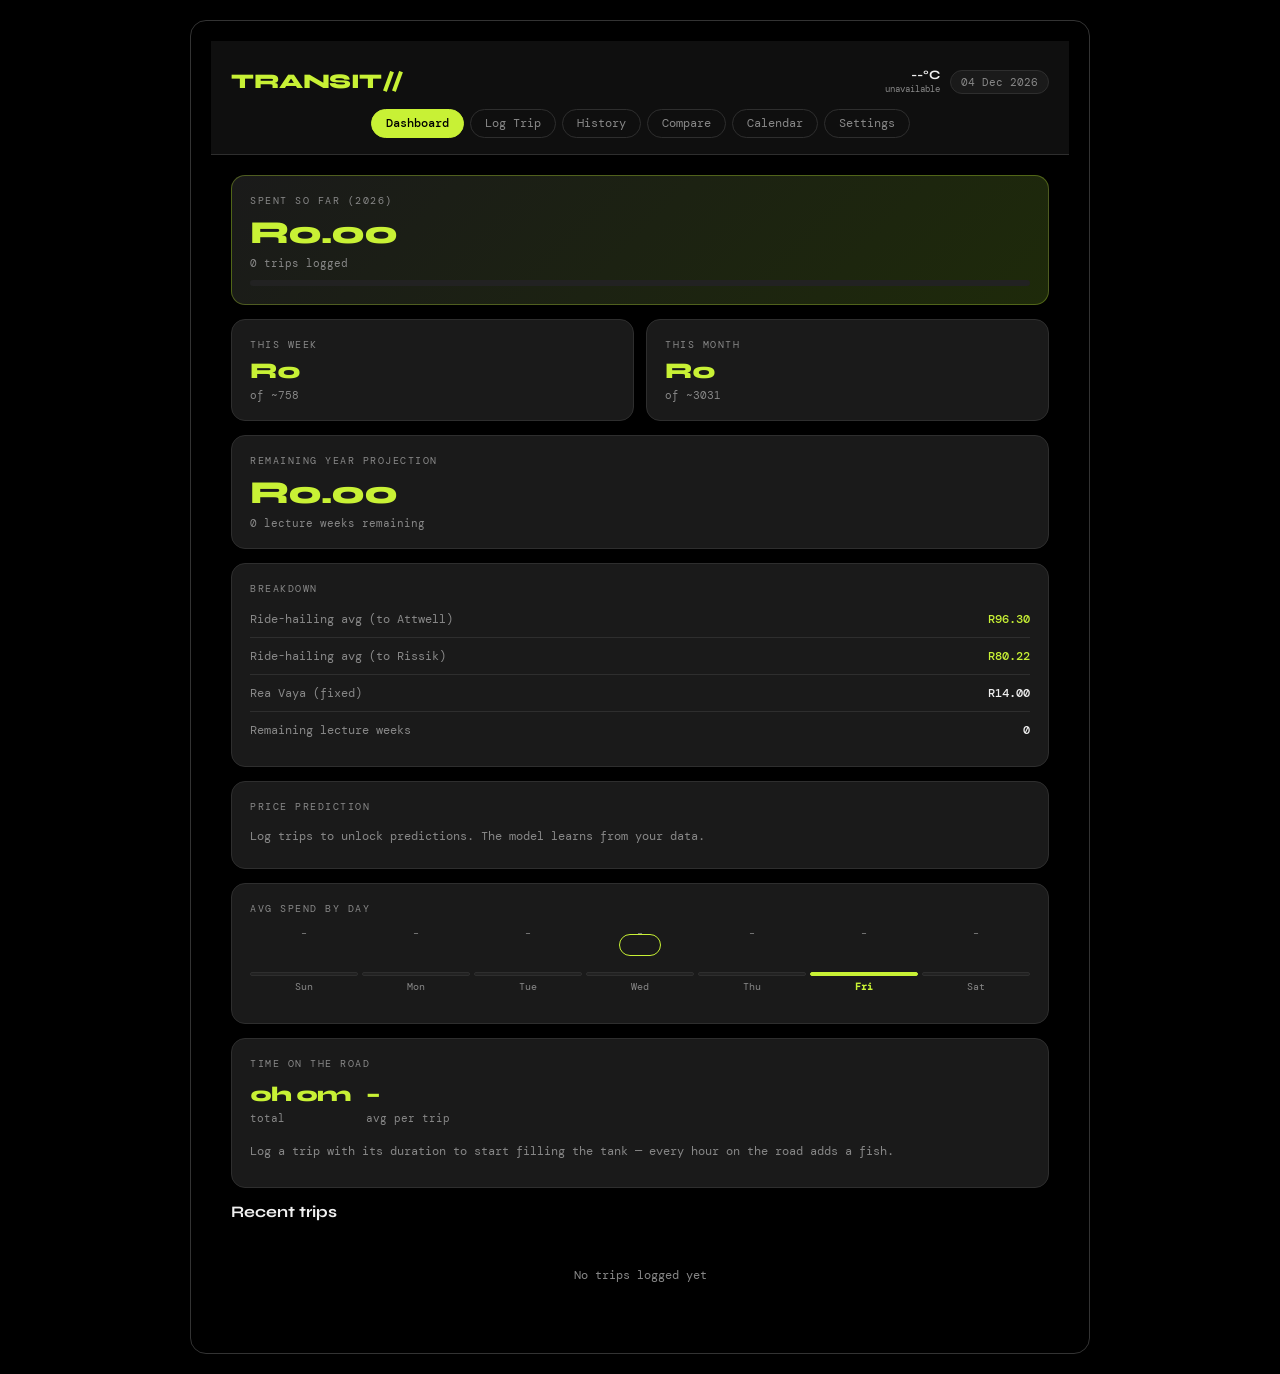
<file: index.html>
<!doctype html>
<!-- saved from url=(0058)file:///C:/Users/kassa/Downloads/transit-tracker-p5_2.html -->
<html lang="en">
  <head>
    <meta http-equiv="Content-Type" content="text/html; charset=UTF-8" />

    <meta name="viewport" content="width=device-width, initial-scale=1.0" />
    <meta name="color-scheme" content="dark" />
    <title>Transit Tracker</title>
    <link rel="manifest" href="#" id="pwa-manifest" />
    <meta name="theme-color" content="#0f0f0f" />
    <meta name="apple-mobile-web-app-capable" content="yes" />
    <meta
      name="apple-mobile-web-app-status-bar-style"
      content="black-translucent"
    />
    <meta name="apple-mobile-web-app-title" content="TRANSIT//" />
    <link rel="stylesheet" href="styles.css" />
  </head>
  <body class="ai-style-change-1">
    <!-- ── PIN LOCK OVERLAY ──────────────────────────────────────────────────── -->
    <div id="pin-overlay" class="hidden">
      <div class="pin-logo">TRANSIT//</div>
      <div class="pin-tagline">Your commute, tracked</div>
      <div class="pin-prompt" id="pin-prompt">Enter PIN</div>
      <div class="pin-dots" id="pin-dots">
        <div class="pin-dot" id="pd0"></div>
        <div class="pin-dot" id="pd1"></div>
        <div class="pin-dot" id="pd2"></div>
        <div class="pin-dot" id="pd3"></div>
      </div>
      <div class="pin-pad">
        <button class="pin-key" onclick="pinKey('1')">1</button>
        <button class="pin-key" onclick="pinKey('2')">2</button>
        <button class="pin-key" onclick="pinKey('3')">3</button>
        <button class="pin-key" onclick="pinKey('4')">4</button>
        <button class="pin-key" onclick="pinKey('5')">5</button>
        <button class="pin-key" onclick="pinKey('6')">6</button>
        <button class="pin-key" onclick="pinKey('7')">7</button>
        <button class="pin-key" onclick="pinKey('8')">8</button>
        <button class="pin-key" onclick="pinKey('9')">9</button>
        <button class="pin-key danger-key" onclick="pinClear()">CLR</button>
        <button class="pin-key" onclick="pinKey('0')">0</button>
        <button class="pin-key accent" onclick="pinBackspace()">⌫</button>
      </div>
      <div class="pin-error-msg" id="pin-error"></div>
      <div class="pin-setup-note" id="pin-setup-note"></div>
      <div class="pin-contact-msg" id="pin-contact-msg"></div>
    </div>

    <div class="header">
      <div class="header-top" style="position: relative">
        <div class="app-title">TRANSIT//</div>
        <div style="display: flex; align-items: center; gap: 10px">
          <div
            id="weather-widget"
            style="
              display: flex;
              align-items: center;
              gap: 8px;
              cursor: pointer;
            "
            onclick="switchTab(&#39;dashboard&#39;)"
            title="Johannesburg weather"
          >
            <div id="weather-icon-wrap">
              <svg width="26" height="26" viewBox="0 0 24 24" fill="none">
                <path
                  d="M6.5 17H18.5C20.4 17 22 15.4 22 13.5C22 11.7 20.6 10.2 18.8 10C18.4 7.7 16.4 6 14 6C11.8 6 10 7.4 9.3 9.3C9.1 9.1 8.8 9 8.5 9C7.1 9 6 10.1 6 11.5C4.3 11.8 3 13.3 3 15C3 16.1 3.7 17 4.7 17H6.5Z"
                  stroke="var(--accent)"
                  stroke-width="1.5"
                  stroke-linecap="round"
                  stroke-linejoin="round"
                ></path>
              </svg>
            </div>
            <div class="weather-corner" style="position: static">
              <div class="weather-temp" id="weather-temp-label">12°C</div>
              <div class="weather-desc" id="weather-desc-label">
                Overcast clouds
              </div>
            </div>
          </div>
          <div class="date-pill" id="headerDate">17 Apr 2026</div>
        </div>
      </div>
      <div
        class="nav-tabs"
        style="
          overflow-x: auto;
          display: flex;
          flex-wrap: nowrap;
          touch-action: pan-x;
        "
      >
        <button class="tab-btn active" onclick="switchTab(&#39;dashboard&#39;)">
          Dashboard
        </button>
        <button class="tab-btn" onclick="switchTab(&#39;log&#39;)">
          Log Trip
        </button>
        <button class="tab-btn" onclick="switchTab(&#39;history&#39;)">
          History
        </button>
        <button class="tab-btn" onclick="switchTab(&#39;compare&#39;)">
          Compare
        </button>
        <button class="tab-btn" onclick="switchTab(&#39;calendar&#39;)">
          Calendar
        </button>
        <button class="tab-btn" onclick="switchTab(&#39;settings&#39;)">
          Settings
        </button>
      </div>
    </div>

    <div class="main ai-style-change-2">
      <!-- DASHBOARD -->
      <div id="tab-dashboard" class="section active">
        <!-- Rain warning (hidden by default) -->
        <div id="rain-warn" class="weather-rain-warn" style="display: none">
          <svg width="18" height="18" viewBox="0 0 24 24" fill="none">
            <path
              d="M20 17.5C20 19.43 18.43 21 16.5 21C14.57 21 13 19.43 13 17.5V17"
              stroke="#35f1c8"
              stroke-width="1.5"
              stroke-linecap="round"
            ></path>
            <path
              d="M6 17.5C6 19.43 4.43 21 2.5 21"
              stroke="#35f1c8"
              stroke-width="1.5"
              stroke-linecap="round"
            ></path>
            <path
              d="M9.5 21C9.5 22.1 8.6 23 7.5 23S5.5 22.1 5.5 21"
              stroke="#35f1c8"
              stroke-width="1.5"
              stroke-linecap="round"
            ></path>
            <path
              d="M12 2C8.5 2 5.5 4.5 5 8C3.3 8.3 2 9.8 2 11.5C2 13.4 3.6 15 5.5 15H18.5C20.4 15 22 13.4 22 11.5C22 9.7 20.6 8.2 18.8 8C18.4 4.7 15.5 2 12 2Z"
              stroke="#35f1c8"
              stroke-width="1.5"
            ></path>
          </svg>
          <div id="rain-warn-text">
            Rain expected — budget for possible surge pricing
          </div>
        </div>

        <div
          class="card ai-style-change-3"
          style="
            background: linear-gradient(135deg, #1a1a1a 0%, #1e2a0a 100%);
            border-color: rgba(200, 241, 53, 0.3);
          "
        >
          <div class="card-label">Spent so far (2026)</div>
          <div class="card-value" id="dash-spent">R0.00</div>
          <div class="card-sub" id="dash-spent-sub">0 trips logged</div>
          <div class="progress-wrap">
            <div
              class="progress-bar"
              id="dash-progress"
              style="width: 0%"
            ></div>
          </div>
        </div>

        <div class="dash-grid">
          <div class="card ai-style-change-4">
            <div class="card-label">This week</div>
            <div class="card-value" id="dash-week">R0</div>
            <div class="card-sub" id="dash-week-sub">
              of ~<span id="dash-week-budget">814</span>
            </div>
          </div>
          <div class="card ai-style-change-5">
            <div class="card-label">This month</div>
            <div class="card-value" id="dash-month">R0</div>
            <div class="card-sub" id="dash-month-sub">
              of ~<span id="dash-month-budget">3256</span>
            </div>
          </div>
        </div>

        <div class="card ai-style-change-6">
          <div class="card-label">Remaining year projection</div>
          <div class="card-value" id="dash-remaining">R0.00</div>
          <div class="card-sub" id="dash-remaining-sub">
            0 lecture weeks remaining
          </div>
        </div>

        <div class="card ai-style-change-7">
          <div class="card-label">Breakdown</div>
          <div class="breakdown-row">
            <span class="breakdown-label">Ride-hailing avg (to Attwell)</span>
            <span class="breakdown-val accent" id="bd-bolt-attwell"
              >R96.30</span
            >
          </div>
          <div class="breakdown-row">
            <span class="breakdown-label">Ride-hailing avg (to Rissik)</span>
            <span class="breakdown-val accent" id="bd-bolt-rissik">R80.22</span>
          </div>
          <div class="breakdown-row">
            <span class="breakdown-label">Rea Vaya (fixed)</span>
            <span class="breakdown-val" id="bd-rv">R14.00</span>
          </div>
          <div class="breakdown-row">
            <span class="breakdown-label">Remaining lecture weeks</span>
            <span class="breakdown-val" id="bd-weeks">0</span>
          </div>
        </div>

        <!-- Price prediction -->
        <div class="card ai-style-change-8" id="predict-card">
          <div class="card-label">Price prediction</div>
          <div id="predict-content" style="margin-top: 10px">
            <div
              style="font-size: 0.72rem; color: var(--muted); padding: 6px 0"
            >
              Log trips to unlock predictions. The model learns from your data.
            </div>
          </div>
        </div>
        <div
          id="dow-grid-card"
          class="card ai-style-change-9"
          style="margin-top: 12px"
        >
          <div class="card-label">Avg spend by day</div>
          <div
            class="day-grid"
            style="
              display: flex;
              gap: 4px;
              margin-top: 12px;
              align-items: flex-end;
            "
          >
            <div
              style="
                display: flex;
                flex-direction: column;
                align-items: center;
                gap: 4px;
                flex: 1;
              "
            >
              <div
                style="font-size:0.62rem;color:var(--muted);font-family:&#39;DM Mono&#39;,monospace"
              >
                –
              </div>
              <div
                style="
                  width: 100%;
                  height: 32px;
                  display: flex;
                  align-items: flex-end;
                "
              >
                <div
                  style="
                    width: 100%;
                    height: 4px;
                    background: var(--surface2);
                    border-radius: 2px;
                    border: 1px solid var(--border);
                  "
                ></div>
              </div>
              <div
                style="
                  font-size: 0.62rem;
                  color: var(--muted);
                  font-weight: 400;
                "
              >
                Sun
              </div>
            </div>
            <div
              style="
                display: flex;
                flex-direction: column;
                align-items: center;
                gap: 4px;
                flex: 1;
              "
            >
              <div
                style="font-size:0.62rem;color:var(--muted);font-family:&#39;DM Mono&#39;,monospace"
              >
                –
              </div>
              <div
                style="
                  width: 100%;
                  height: 32px;
                  display: flex;
                  align-items: flex-end;
                "
              >
                <div
                  style="
                    width: 100%;
                    height: 4px;
                    background: var(--surface2);
                    border-radius: 2px;
                    border: 1px solid var(--border);
                  "
                ></div>
              </div>
              <div
                style="
                  font-size: 0.62rem;
                  color: var(--muted);
                  font-weight: 400;
                "
              >
                Mon
              </div>
            </div>
            <div
              style="
                display: flex;
                flex-direction: column;
                align-items: center;
                gap: 4px;
                flex: 1;
              "
            >
              <div
                style="font-size:0.62rem;color:var(--muted);font-family:&#39;DM Mono&#39;,monospace"
              >
                –
              </div>
              <div
                style="
                  width: 100%;
                  height: 32px;
                  display: flex;
                  align-items: flex-end;
                "
              >
                <div
                  style="
                    width: 100%;
                    height: 4px;
                    background: var(--surface2);
                    border-radius: 2px;
                    border: 1px solid var(--border);
                  "
                ></div>
              </div>
              <div
                style="
                  font-size: 0.62rem;
                  color: var(--muted);
                  font-weight: 400;
                "
              >
                Tue
              </div>
            </div>
            <div
              style="
                display: flex;
                flex-direction: column;
                align-items: center;
                gap: 4px;
                flex: 1;
              "
            >
              <div
                style="font-size:0.62rem;color:var(--muted);font-family:&#39;DM Mono&#39;,monospace"
              >
                –
              </div>
              <div
                style="
                  width: 100%;
                  height: 32px;
                  display: flex;
                  align-items: flex-end;
                "
              >
                <div
                  style="
                    width: 100%;
                    height: 4px;
                    background: var(--surface2);
                    border-radius: 2px;
                    border: 1px solid var(--border);
                  "
                ></div>
              </div>
              <div
                style="
                  font-size: 0.62rem;
                  color: var(--muted);
                  font-weight: 400;
                "
              >
                Wed
              </div>
            </div>
            <div
              style="
                display: flex;
                flex-direction: column;
                align-items: center;
                gap: 4px;
                flex: 1;
              "
            >
              <div
                style="font-size:0.62rem;color:var(--muted);font-family:&#39;DM Mono&#39;,monospace"
              >
                –
              </div>
              <div
                style="
                  width: 100%;
                  height: 32px;
                  display: flex;
                  align-items: flex-end;
                "
              >
                <div
                  style="
                    width: 100%;
                    height: 4px;
                    background: var(--surface2);
                    border-radius: 2px;
                    border: 1px solid var(--border);
                  "
                ></div>
              </div>
              <div
                style="
                  font-size: 0.62rem;
                  color: var(--muted);
                  font-weight: 400;
                "
              >
                Thu
              </div>
            </div>
            <div
              style="
                display: flex;
                flex-direction: column;
                align-items: center;
                gap: 4px;
                flex: 1;
              "
            >
              <div
                style="font-size:0.62rem;color:var(--muted);font-family:&#39;DM Mono&#39;,monospace"
              >
                –
              </div>
              <div
                style="
                  width: 100%;
                  height: 32px;
                  display: flex;
                  align-items: flex-end;
                "
              >
                <div
                  style="
                    width: 100%;
                    height: 4px;
                    background: var(--accent);
                    border-radius: 2px;
                    border: 1px solid var(--accent);
                  "
                ></div>
              </div>
              <div
                style="
                  font-size: 0.62rem;
                  color: var(--accent);
                  font-weight: 600;
                "
              >
                Fri
              </div>
            </div>
            <div
              style="
                display: flex;
                flex-direction: column;
                align-items: center;
                gap: 4px;
                flex: 1;
              "
            >
              <div
                style="font-size:0.62rem;color:var(--muted);font-family:&#39;DM Mono&#39;,monospace"
              >
                –
              </div>
              <div
                style="
                  width: 100%;
                  height: 32px;
                  display: flex;
                  align-items: flex-end;
                "
              >
                <div
                  style="
                    width: 100%;
                    height: 4px;
                    background: var(--surface2);
                    border-radius: 2px;
                    border: 1px solid var(--border);
                  "
                ></div>
              </div>
              <div
                style="
                  font-size: 0.62rem;
                  color: var(--muted);
                  font-weight: 400;
                "
              >
                Sat
              </div>
            </div>
          </div>
        </div>

        <div
          class="card ai-style-change-10"
          id="time-road-card"
          style="display: none"
        >
          <div class="card-label">Time on the road</div>
          <div style="margin-top: 12px; display: flex; gap: 16px">
            <div>
              <div class="card-value" id="tor-total" style="font-size: 1.3rem">
                0h 0m
              </div>
              <div class="card-sub">total</div>
            </div>
            <div>
              <div class="card-value" id="tor-avg" style="font-size: 1.3rem">
                –
              </div>
              <div class="card-sub">avg per trip</div>
            </div>
          </div>
          <div
            id="tor-fun"
            style="
              margin-top: 12px;
              font-size: 0.72rem;
              color: var(--muted);
              min-height: 32px;
              line-height: 1.5;
            "
          ></div>
        </div>

        <div class="section-title" style="margin-top: 8px">Recent trips</div>
        <div id="dash-recent">
          <div class="empty-state">No trips logged yet</div>
        </div>
      </div>

      <!-- LOG TRIP -->
      <div id="tab-log" class="section">
        <div class="section-title">Log a trip</div>

        <div class="card ai-style-change-11">
          <div class="form-group">
            <label class="form-label">Date</label>
            <div class="cpicker-wrap" id="wrap-log-date">
              <div
                class="cpicker-display"
                onclick="openDatePicker('log-date')"
                id="disp-log-date"
              >
                <span id="label-log-date">Select date</span
                ><span class="cpicker-icon">▼</span>
              </div>
              <div class="cpicker-panel" id="panel-log-date"></div>
            </div>
            <input type="hidden" id="log-date" />
          </div>
          <div class="form-group">
            <label class="form-label">Time ordered</label>
            <div class="cpicker-wrap" id="wrap-log-time">
              <div
                class="cpicker-display"
                onclick="openTimePicker('log-time')"
                id="disp-log-time"
              >
                <span id="label-log-time">Select time</span
                ><span class="cpicker-icon">▼</span>
              </div>
              <div class="cpicker-panel" id="panel-log-time"></div>
            </div>
            <input type="hidden" id="log-time" />
          </div>
          <div class="form-group">
            <label class="form-label">Route</label>
            <div class="chip-group" id="log-route-chips">
              <button
                class="chip selected"
                onclick="selectChip(this,&#39;log-route-chips&#39;);updateLogHint()"
              >
                Attwell → Rissik
              </button>
              <button
                class="chip"
                onclick="selectChip(this,&#39;log-route-chips&#39;);updateLogHint()"
              >
                Rissik → Attwell
              </button>
              <button
                class="chip"
                onclick="selectChip(this,&#39;log-route-chips&#39;);updateLogHint()"
              >
                Attwell → University
              </button>
              <button
                class="chip"
                onclick="selectChip(this,&#39;log-route-chips&#39;);updateLogHint()"
              >
                University → Attwell
              </button>
            </div>
          </div>
          <div class="form-group">
            <label class="form-label">Mode of transport</label>
            <div class="chip-group" id="log-mode-chips">
              <button
                class="chip selected"
                onclick="selectChip(this,&#39;log-mode-chips&#39;);toggleAppField()"
              >
                Bolt
              </button>
              <button
                class="chip"
                onclick="selectChip(this,&#39;log-mode-chips&#39;);toggleAppField()"
              >
                Rea Vaya
              </button>
              <button
                class="chip"
                onclick="selectChip(this,&#39;log-mode-chips&#39;);toggleAppField()"
              >
                Uber
              </button>
              <button
                class="chip"
                onclick="selectChip(this,&#39;log-mode-chips&#39;);toggleAppField()"
              >
                InDrive
              </button>
            </div>
          </div>
          <div class="form-group" id="log-price-field">
            <label class="form-label">Amount paid (R)</label>
            <input
              type="number"
              id="log-price"
              placeholder="0.00"
              step="0.01"
              min="0"
            />
            <div
              id="log-price-hint"
              style="
                font-size: 0.7rem;
                color: var(--muted);
                margin-top: 6px;
                min-height: 16px;
              "
            ></div>
          </div>
          <div class="form-group">
            <label class="form-label">Notes (optional)</label>
            <input
              type="text"
              id="log-notes"
              placeholder="e.g. raining, surge pricing..."
            />
          </div>
          <div class="form-group">
            <label class="form-label">Trip duration (optional)</label>
            <input
              type="number"
              id="log-duration"
              placeholder="minutes"
              min="1"
              max="300"
              step="1"
            />
          </div>

          <div style="margin-bottom: 14px">
            <button
              type="button"
              class="btn btn-secondary"
              style="font-size: 0.72rem; padding: 8px 14px; width: auto"
              onclick="toggleQuotes()"
            >
              + Add other app quotes
            </button>
            <div
              id="quotes-panel"
              style="
                display: none;
                margin-top: 12px;
                padding: 12px;
                background: var(--surface2);
                border-radius: 10px;
                border: 1px solid var(--border);
              "
            >
              <p
                style="
                  font-size: 0.68rem;
                  color: var(--muted);
                  margin-bottom: 10px;
                "
              >
                What did the other apps quote at the same time?
              </p>
              <div class="input-row">
                <div>
                  <label class="form-label">Bolt quote (R)</label>
                  <input
                    type="number"
                    id="quote-bolt"
                    placeholder="0.00"
                    step="0.01"
                    min="0"
                  />
                </div>
                <div>
                  <label class="form-label">Uber quote (R)</label>
                  <input
                    type="number"
                    id="quote-uber"
                    placeholder="0.00"
                    step="0.01"
                    min="0"
                  />
                </div>
              </div>
              <div style="margin-top: 10px">
                <label class="form-label">InDrive quote (R)</label>
                <input
                  type="number"
                  id="quote-indrive"
                  placeholder="0.00"
                  step="0.01"
                  min="0"
                />
              </div>
            </div>
          </div>
          <button class="btn btn-primary" onclick="logTrip()">Save trip</button>
        </div>

        <div class="section-title">Check a price</div>
        <div class="card ai-style-change-12">
          <p
            style="font-size: 0.75rem; color: var(--muted); margin-bottom: 12px"
          >
            Seen a price but not taking the ride? Log it to train predictions.
          </p>
          <div class="form-group">
            <label class="form-label">Date</label>
            <div class="cpicker-wrap" id="wrap-qc-date">
              <div
                class="cpicker-display"
                onclick="openDatePicker('qc-date')"
                id="disp-qc-date"
              >
                <span id="label-qc-date">Select date</span
                ><span class="cpicker-icon">▼</span>
              </div>
              <div class="cpicker-panel" id="panel-qc-date"></div>
            </div>
            <input type="hidden" id="qc-date" />
          </div>
          <div class="form-group">
            <label class="form-label">Time checked</label>
            <div class="cpicker-wrap" id="wrap-qc-time">
              <div
                class="cpicker-display"
                onclick="openTimePicker('qc-time')"
                id="disp-qc-time"
              >
                <span id="label-qc-time">Select time</span
                ><span class="cpicker-icon">▼</span>
              </div>
              <div class="cpicker-panel" id="panel-qc-time"></div>
            </div>
            <input type="hidden" id="qc-time" />
          </div>
          <div class="form-group">
            <label class="form-label">Route</label>
            <div class="chip-group" id="qc-route-chips">
              <button
                class="chip selected"
                onclick="selectChip(this,&#39;qc-route-chips&#39;)"
              >
                Attwell → Rissik
              </button>
              <button
                class="chip"
                onclick="selectChip(this,&#39;qc-route-chips&#39;)"
              >
                Rissik → Attwell
              </button>
              <button
                class="chip"
                onclick="selectChip(this,&#39;qc-route-chips&#39;)"
              >
                Attwell → University
              </button>
              <button
                class="chip"
                onclick="selectChip(this,&#39;qc-route-chips&#39;)"
              >
                University → Attwell
              </button>
            </div>
          </div>
          <div class="form-group">
            <label class="form-label">App</label>
            <div class="chip-group" id="qc-mode-chips">
              <button
                class="chip selected"
                onclick="selectChip(this,&#39;qc-mode-chips&#39;)"
              >
                Bolt
              </button>
              <button
                class="chip"
                onclick="selectChip(this,&#39;qc-mode-chips&#39;)"
              >
                Uber
              </button>
              <button
                class="chip"
                onclick="selectChip(this,&#39;qc-mode-chips&#39;)"
              >
                InDrive
              </button>
            </div>
          </div>
          <div class="form-group">
            <label class="form-label">Price shown (R)</label>
            <input
              type="number"
              id="qc-price"
              placeholder="0.00"
              step="0.01"
              min="0"
            />
          </div>
          <button class="btn btn-secondary" onclick="logPriceCheck()">
            Save price check
          </button>
        </div>

        <div class="section-title">Something different today?</div>
        <div class="card ai-style-change-13">
          <p
            style="font-size: 0.75rem; color: var(--muted); margin-bottom: 12px"
          >
            Mark if you didn't use a mode on a scheduled day
          </p>
          <div class="form-group">
            <label class="form-label">Date</label>
            <div class="cpicker-wrap" id="wrap-skip-date">
              <div
                class="cpicker-display"
                onclick="openDatePicker('skip-date')"
                id="disp-skip-date"
              >
                <span id="label-skip-date">Select date</span
                ><span class="cpicker-icon">▼</span>
              </div>
              <div class="cpicker-panel" id="panel-skip-date"></div>
            </div>
            <input type="hidden" id="skip-date" />
          </div>
          <div class="form-group">
            <label class="form-label">Mode skipped</label>
            <div class="chip-group" id="skip-mode-chips">
              <button
                class="chip selected"
                onclick="selectChip(this,&#39;skip-mode-chips&#39;)"
              >
                Bolt
              </button>
              <button
                class="chip"
                onclick="selectChip(this,&#39;skip-mode-chips&#39;)"
              >
                Rea Vaya
              </button>
              <button
                class="chip"
                onclick="selectChip(this,&#39;skip-mode-chips&#39;)"
              >
                Both
              </button>
            </div>
          </div>
          <button class="btn btn-secondary" onclick="logSkip()">
            Mark as skipped
          </button>
        </div>
      </div>

      <!-- COMPARE -->
      <div id="tab-compare" class="section">
        <div class="section-title">App comparison</div>
        <div class="section-subtitle">Based on quotes logged at trip time</div>

        <div
          id="compare-no-data"
          class="empty-state"
          style="display: block; padding: 40px 0px"
        >
          <div style="font-size: 1.5rem; margin-bottom: 10px">📊</div>
          No quote data yet. When logging a trip, tap<br />"+ Add other app
          quotes" to start comparing.
        </div>

        <div id="compare-content" style="display: none">
          <!-- Win rate -->
          <div class="card ai-style-change-14">
            <div class="card-label">Cheapest app — win rate</div>
            <div id="compare-winrate" style="margin-top: 10px"></div>
          </div>

          <!-- Savings summary -->
          <div
            class="card ai-style-change-15"
            style="
              background: linear-gradient(135deg, #1a1a1a 0%, #0a2a1e 100%);
              border-color: rgba(53, 241, 200, 0.3);
            "
          >
            <div class="card-label">Potential savings</div>
            <div
              class="card-value"
              id="compare-savings"
              style="color: var(--accent2)"
            >
              R0.00
            </div>
            <div class="card-sub" id="compare-savings-sub">
              if you'd always taken the cheapest app
            </div>
          </div>

          <!-- Per-route breakdown -->
          <div class="section-title" style="margin-top: 4px">
            Avg price by app &amp; route
          </div>
          <div id="compare-routes"></div>

          <!-- Price trend graphs -->
          <div class="section-title" style="margin-top: 4px">
            Price over time
          </div>
          <div id="compare-graphs"></div>

          <!-- Today's price curve -->
          <div class="section-title" style="margin-top: 4px">
            Today's price curve
          </div>
          <div id="compare-today"></div>

          <!-- Quote log -->
          <div class="section-title" style="margin-top: 4px">Quote history</div>
          <div id="compare-log"></div>
        </div>
      </div>

      <!-- HISTORY -->
      <div id="tab-history" class="section">
        <div class="section-title">Trip history</div>
        <div class="form-group">
          <select id="history-filter" onchange="renderHistory()">
            <option value="all">All trips</option>
            <option value="Bolt">Bolt only</option>
            <option value="Rea Vaya">Rea Vaya only</option>
            <option value="Uber">Uber only</option>
            <option value="InDrive">InDrive only</option>
          </select>
        </div>
        <div id="history-list">
          <div class="empty-state">No trips found</div>
        </div>
      </div>

      <!-- CALENDAR -->
      <div id="tab-calendar" class="section">
        <div class="section-title">School calendar</div>
        <div class="section-subtitle">
          Tap a day to toggle school/off. Pre-loaded from UJ 2026 calendar.
        </div>

        <div class="cal-legend">
          <div class="legend-item">
            <div
              class="legend-dot"
              style="background: rgba(200, 241, 53, 0.5)"
            ></div>
            School day
          </div>
          <div class="legend-item">
            <div
              class="legend-dot"
              style="background: rgba(255, 77, 77, 0.5)"
            ></div>
            Holiday/off
          </div>
          <div class="legend-item">
            <div
              class="legend-dot"
              style="background: rgba(136, 136, 136, 0.3)"
            ></div>
            Recess
          </div>
          <div class="legend-item">
            <div
              class="legend-dot"
              style="background: rgba(53, 241, 200, 0.5)"
            ></div>
            Today
          </div>
        </div>

        <div style="margin-top: 14px">
          <div class="month-nav">
            <button class="month-nav-btn" onclick="changeCalMonth(-1)">
              ‹
            </button>
            <div class="month-nav-title" id="cal-month-title">Apr 2026</div>
            <button class="month-nav-btn" onclick="changeCalMonth(1)">›</button>
          </div>
          <div class="cal-grid" id="cal-grid">
            <div class="cal-header">M</div>
            <div class="cal-header">T</div>
            <div class="cal-header">W</div>
            <div class="cal-header">T</div>
            <div class="cal-header">F</div>
            <div class="cal-header">S</div>
            <div class="cal-header">S</div>
            <div class="cal-day other-month"></div>
            <div class="cal-day other-month"></div>
            <div
              class="cal-day recess"
              onclick="toggleCalDay(&#39;2026-04-01&#39;)"
            >
              1
            </div>
            <div
              class="cal-day recess"
              onclick="toggleCalDay(&#39;2026-04-02&#39;)"
            >
              2
            </div>
            <div
              class="cal-day recess"
              onclick="toggleCalDay(&#39;2026-04-03&#39;)"
            >
              3
            </div>
            <div
              class="cal-day recess"
              onclick="toggleCalDay(&#39;2026-04-04&#39;)"
            >
              4
            </div>
            <div
              class="cal-day recess"
              onclick="toggleCalDay(&#39;2026-04-05&#39;)"
            >
              5
            </div>
            <div
              class="cal-day school"
              onclick="toggleCalDay(&#39;2026-04-06&#39;)"
            >
              6
            </div>
            <div
              class="cal-day school"
              onclick="toggleCalDay(&#39;2026-04-07&#39;)"
            >
              7
            </div>
            <div
              class="cal-day school"
              onclick="toggleCalDay(&#39;2026-04-08&#39;)"
            >
              8
            </div>
            <div
              class="cal-day school"
              onclick="toggleCalDay(&#39;2026-04-09&#39;)"
            >
              9
            </div>
            <div
              class="cal-day school"
              onclick="toggleCalDay(&#39;2026-04-10&#39;)"
            >
              10
            </div>
            <div class="cal-day" onclick="toggleCalDay(&#39;2026-04-11&#39;)">
              11
            </div>
            <div class="cal-day" onclick="toggleCalDay(&#39;2026-04-12&#39;)">
              12
            </div>
            <div
              class="cal-day school"
              onclick="toggleCalDay(&#39;2026-04-13&#39;)"
            >
              13
            </div>
            <div
              class="cal-day today school"
              onclick="toggleCalDay(&#39;2026-04-14&#39;)"
            >
              14
            </div>
            <div
              class="cal-day school"
              onclick="toggleCalDay(&#39;2026-04-15&#39;)"
            >
              15
            </div>
            <div
              class="cal-day school"
              onclick="toggleCalDay(&#39;2026-04-16&#39;)"
            >
              16
            </div>
            <div
              class="cal-day school"
              onclick="toggleCalDay(&#39;2026-04-17&#39;)"
            >
              17
            </div>
            <div class="cal-day" onclick="toggleCalDay(&#39;2026-04-18&#39;)">
              18
            </div>
            <div class="cal-day" onclick="toggleCalDay(&#39;2026-04-19&#39;)">
              19
            </div>
            <div
              class="cal-day school"
              onclick="toggleCalDay(&#39;2026-04-20&#39;)"
            >
              20
            </div>
            <div
              class="cal-day school"
              onclick="toggleCalDay(&#39;2026-04-21&#39;)"
            >
              21
            </div>
            <div
              class="cal-day school"
              onclick="toggleCalDay(&#39;2026-04-22&#39;)"
            >
              22
            </div>
            <div
              class="cal-day school"
              onclick="toggleCalDay(&#39;2026-04-23&#39;)"
            >
              23
            </div>
            <div
              class="cal-day school"
              onclick="toggleCalDay(&#39;2026-04-24&#39;)"
            >
              24
            </div>
            <div class="cal-day" onclick="toggleCalDay(&#39;2026-04-25&#39;)">
              25
            </div>
            <div class="cal-day" onclick="toggleCalDay(&#39;2026-04-26&#39;)">
              26
            </div>
            <div
              class="cal-day holiday"
              onclick="toggleCalDay(&#39;2026-04-27&#39;)"
            >
              27
            </div>
            <div
              class="cal-day school"
              onclick="toggleCalDay(&#39;2026-04-28&#39;)"
            >
              28
            </div>
            <div
              class="cal-day school"
              onclick="toggleCalDay(&#39;2026-04-29&#39;)"
            >
              29
            </div>
            <div
              class="cal-day school"
              onclick="toggleCalDay(&#39;2026-04-30&#39;)"
            >
              30
            </div>
          </div>
        </div>

        <div class="divider"></div>
        <div class="section-title">Add extra school day</div>
        <div class="card ai-style-change-16">
          <div class="form-group">
            <label class="form-label">Date (e.g. Saturday)</label>
            <div class="cpicker-wrap" id="wrap-extra-date">
              <div
                class="cpicker-display"
                onclick="openDatePicker('extra-date')"
                id="disp-extra-date"
              >
                <span id="label-extra-date">Select date</span
                ><span class="cpicker-icon">▼</span>
              </div>
              <div class="cpicker-panel" id="panel-extra-date"></div>
            </div>
            <input type="hidden" id="extra-date" />
          </div>
          <div class="form-group">
            <label class="form-label">Transport used</label>
            <select id="extra-mode-select">
              <option value="Ride-hailing + Rea Vaya">
                Ride-hailing + Rea Vaya
              </option>
              <option value="Ride-hailing only">Ride-hailing only</option>
              <option value="Rea Vaya only">Rea Vaya only</option>
            </select>
          </div>
          <button class="btn btn-primary" onclick="addExtraDay()">
            Add day
          </button>
        </div>

        <div class="section-title">Extra school days</div>
        <div id="extra-days-list">
          <div class="empty-state">No extra days added</div>
        </div>
      </div>

      <!-- SETTINGS -->
      <div id="tab-settings" class="section">
        <div class="section-title">Settings</div>

        <div class="card ai-style-change-17">
          <div class="card-label">Fares</div>
          <div class="form-group" style="margin-top: 12px">
            <label class="form-label">Rea Vaya fare (R)</label>
            <input
              type="number"
              id="set-rv-fare"
              placeholder="14"
              step="0.50"
              min="0"
            />
          </div>
          <div class="form-group">
            <label class="form-label"
              >Bolt avg — to Attwell (R)
              <span class="tag tag-green">auto-updates</span></label
            >
            <input
              type="number"
              id="set-bolt-attwell"
              placeholder="96.30"
              step="0.01"
              min="0"
            />
          </div>
          <div class="form-group">
            <label class="form-label"
              >Bolt avg — to Rissik (R)
              <span class="tag tag-green">auto-updates</span></label
            >
            <input
              type="number"
              id="set-bolt-rissik"
              placeholder="80.00"
              step="0.01"
              min="0"
            />
          </div>
          <button class="btn btn-primary" onclick="saveFares()">
            Save fares
          </button>
        </div>

        <div class="card ai-style-change-18">
          <div class="card-label">Weekly pattern</div>
          <p style="font-size: 0.72rem; color: var(--muted); margin: 10px 0">
            Set Bolt trips per day (0–2). Rea Vaya = school days Mon–Fri.
          </p>
          <div
            style="
              display: grid;
              grid-template-columns: 1fr 1fr;
              gap: 10px;
              margin-bottom: 12px;
            "
          >
            <div>
              <label class="form-label">Monday — Bolt</label>
              <input
                class="pattern-input"
                type="number"
                id="pat-mon"
                min="0"
                max="2"
                value="1"
              />
            </div>
            <div>
              <label class="form-label">Tuesday — Bolt</label>
              <input
                class="pattern-input"
                type="number"
                id="pat-tue"
                min="0"
                max="2"
                value="1"
              />
            </div>
            <div>
              <label class="form-label">Wednesday — Bolt</label>
              <input
                class="pattern-input"
                type="number"
                id="pat-wed"
                min="0"
                max="2"
                value="2"
              />
            </div>
            <div>
              <label class="form-label">Thursday — Bolt</label>
              <input
                class="pattern-input"
                type="number"
                id="pat-thu"
                min="0"
                max="2"
                value="1"
              />
            </div>
            <div>
              <label class="form-label">Friday — Bolt</label>
              <input
                class="pattern-input"
                type="number"
                id="pat-fri"
                min="0"
                max="2"
                value="2"
              />
            </div>
            <div>
              <label class="form-label">Saturday — Bolt</label>
              <input
                class="pattern-input"
                type="number"
                id="pat-sat"
                min="0"
                max="2"
                value="0"
              />
            </div>
          </div>
          <button class="btn btn-primary" onclick="savePattern()">
            Save pattern
          </button>
          <button
            class="btn btn-secondary"
            style="margin-top: 8px"
            onclick="savePatternToHistory()"
          >
            Save &amp; archive current pattern
          </button>
        </div>

        <div class="card ai-style-change-19">
          <div class="card-label">Pattern history</div>
          <div id="pattern-history-list" style="margin-top: 10px">
            <div style="font-size: 0.72rem; color: var(--muted)">
              No archived patterns yet
            </div>
          </div>
        </div>

       <div class="card-group">
            <div class="card ai-style-change-20">
              <div class="card-label">Data export &amp; archive</div>
              <p style="font-size:0.72rem;color:var(--muted);margin:10px 0 14px">Export your trip data to a JSON file you can keep as a backup or import later. After exporting you can optionally wipe the app to start a new semester fresh.</p>
              <div style="display:flex;flex-direction:column;gap:8px">
                <button class="btn btn-secondary" onclick="exportData()">Export all data (.json)</button>
                <button class="btn btn-secondary" onclick="exportSemester()">Export &amp; archive semester</button>
                <label class="btn btn-secondary" style="cursor:pointer;text-align:center">
                  Import data (.json)
                  <input type="file" id="import-file" accept=".json" style="display:none" onchange="importData(event)">
                </label>
              </div>
              <div id="export-status" style="font-size:0.7rem;color:var(--accent);margin-top:10px;min-height:16px"></div>
            </div>

            <div class="card ai-style-change-20">
              <div class="card-label">GitHub backup</div>
              <p style="font-size:0.72rem;color:var(--muted);margin:10px 0 14px">Push your data to a GitHub repo as a backup, then optionally wipe local data for a fresh start. Use a fine-grained token scoped to just this one repo's contents — never a broad classic token.</p>
              <div class="form-group">
                <label class="form-label">Repo (owner/repo)</label>
                <input type="text" id="gh-repo" placeholder="yourname/transit-backups">
              </div>
              <div class="form-group">
                <label class="form-label">File path in repo</label>
                <input type="text" id="gh-path" placeholder="transit-backup.json">
              </div>
              <div class="form-group">
                <label class="form-label">Personal access token</label>
                <input type="password" id="gh-token-input" placeholder="Paste your fine-grained token here" autocomplete="off">
              </div>
              <div style="display:flex;gap:8px;margin-bottom:12px">
                <button class="btn btn-primary" onclick="saveGithubToken()" style="font-size:0.72rem;padding:8px 12px">Save token</button>
                <button class="btn btn-danger" onclick="clearGithubToken()" style="font-size:0.72rem;padding:8px 12px">Remove</button>
              </div>
              <div style="display:flex;flex-direction:column;gap:8px">
                <button class="btn btn-secondary" onclick="backupToGithub(false)">Backup to GitHub</button>
                <button class="btn btn-secondary" onclick="backupToGithub(true)">Backup to GitHub &amp; wipe local data</button>
              </div>
              <div id="gh-status" style="font-size:0.7rem;color:var(--accent);margin-top:10px;min-height:16px"></div>
            </div>
          </div>

        <div class="card ai-style-change-21">
          <div class="card-label">Weather API key</div>
          <div style="margin-top: 10px">
            <p
              style="
                font-size: 0.72rem;
                color: var(--muted);
                margin-bottom: 10px;
                line-height: 1.5;
              "
            >
              Get a free key at openweathermap.org — never share it or paste it
              anywhere else.
            </p>
            <input
              type="password"
              id="weather-key-input"
              placeholder="Paste your API key here"
              autocomplete="off"
              style="margin-bottom: 8px"
            />
            <div style="display: flex; gap: 8px">
              <button
                class="btn btn-primary"
                onclick="saveWeatherKey()"
                style="font-size: 0.72rem; padding: 8px 12px"
              >
                Save key
              </button>
              <button
                class="btn btn-danger"
                onclick="clearWeatherKey()"
                style="font-size: 0.72rem; padding: 8px 12px"
              >
                Remove
              </button>
            </div>
            <div
              id="weather-key-status"
              style="
                font-size: 0.7rem;
                color: var(--accent);
                margin-top: 8px;
                min-height: 16px;
              "
            ></div>
          </div>
        </div>

        <div class="card ai-style-change-21">
          <div class="card-label">PIN lock</div>
          <div id="pin-settings-content" style="margin-top: 10px"></div>
        </div>

        <div class="card ai-style-change-21">
          <div class="card-label">Danger zone</div>
          <button
            class="btn btn-danger"
            style="margin-top: 10px"
            onclick="clearAllData()"
          >
            Clear all data
          </button>
        </div>
      </div>
    </div>

    <div class="toast" id="toast"></div>

    <script src="script.js"></script>
  </body>
</html>
</file>
<file: styles.css>
@import url('https://fonts.googleapis.com/css2?family=DM+Mono:wght@400;500&family=Lora:ital@1&family=Syne:wght@400;600;700;800&display=swap');
  :root {
    --bg: #0f0f0f;
    --surface: #1a1a1a;
    --surface2: #222222;
    --border: #2e2e2e;
    --accent: #c8f135;
    --accent2: #35f1c8;
    --text: #f0f0f0;
    --muted: #888;
    --danger: #ff4d4d;
    --warning: #ffaa00;
    --radius: 14px;
  }

  * { box-sizing: border-box; margin: 0; padding: 0; }

  body {
    background: var(--bg);
    color: var(--text);
    font-family: 'DM Mono', monospace;
    min-height: 100vh;
    max-width: 480px;
    margin: 0 auto;
    padding-bottom: 40px;
  }

  /* HEADER */
  .header {
    padding: 28px 20px 16px;
    border-bottom: 1px solid var(--border);
    position: sticky;
    top: 0;
    background: var(--bg);
    z-index: 100;
  }
  .header-top {
    display: flex;
    justify-content: space-between;
    align-items: center;
  }
  .app-title {
    font-family: 'Syne', sans-serif;
    font-weight: 800;
    font-size: 1.3rem;
    letter-spacing: -0.5px;
    color: var(--accent);
  }
  .date-pill {
    font-size: 0.7rem;
    color: var(--muted);
    background: var(--surface);
    padding: 4px 10px;
    border-radius: 20px;
    border: 1px solid var(--border);
  }

  /* NAV TABS */
  .nav-tabs {
    display: flex;
    gap: 6px;
    padding: 14px 20px 0;
    overflow-x: auto;
    scrollbar-width: none;
  }
  .nav-tabs::-webkit-scrollbar { display: none; }
  .tab-btn {
    font-family: 'DM Mono', monospace;
    font-size: 0.72rem;
    padding: 6px 14px;
    border-radius: 20px;
    border: 1px solid var(--border);
    background: transparent;
    color: var(--muted);
    cursor: pointer;
    white-space: nowrap;
    transition: all 0.2s;
  }
  .tab-btn.active {
    background: var(--accent);
    color: #000;
    border-color: var(--accent);
    font-weight: 500;
  }

  /* MAIN CONTENT */
  .main { padding: 20px; }
  .section { display: none; }
  .section.active { display: block; }

  /* CARDS */
  .card {
    background: var(--surface);
    border: 1px solid var(--border);
    border-radius: var(--radius);
    padding: 18px;
    margin-bottom: 14px;
  }
  .card-label {
    font-size: 0.65rem;
    color: var(--muted);
    text-transform: uppercase;
    letter-spacing: 1.5px;
    margin-bottom: 6px;
  }
  .card-value {
    font-family: 'Syne', sans-serif;
    font-size: 2rem;
    font-weight: 800;
    color: var(--accent);
    letter-spacing: -1px;
  }
  .card-sub {
    font-size: 0.7rem;
    color: var(--muted);
    margin-top: 4px;
  }

  /* DASHBOARD GRID */
  .dash-grid {
    display: grid;
    grid-template-columns: 1fr 1fr;
    gap: 12px;
    margin-bottom: 14px;
  }
  .dash-grid .card { margin-bottom: 0; }
  .dash-grid .card-value { font-size: 1.4rem; }

  /* PROGRESS BAR */
  .progress-wrap {
    background: var(--surface2);
    border-radius: 4px;
    height: 6px;
    margin-top: 10px;
    overflow: hidden;
  }
  .progress-bar {
    height: 100%;
    border-radius: 4px;
    background: var(--accent);
    transition: width 0.5s ease;
  }
  .progress-bar.warn { background: var(--warning); }
  .progress-bar.danger { background: var(--danger); }

  /* BREAKDOWN */
  .breakdown-row {
    display: flex;
    justify-content: space-between;
    align-items: center;
    padding: 10px 0;
    border-bottom: 1px solid var(--border);
    font-size: 0.78rem;
  }
  .breakdown-row:last-child { border-bottom: none; }
  .breakdown-label { color: var(--muted); }
  .breakdown-val { color: var(--text); font-weight: 500; }
  .breakdown-val.accent { color: var(--accent); }

  /* FORMS */
  .form-group { margin-bottom: 14px; }
  .form-label {
    display: block;
    font-size: 0.68rem;
    color: var(--muted);
    text-transform: uppercase;
    letter-spacing: 1px;
    margin-bottom: 6px;
  }
  input, select, textarea {
    width: 100%;
    background: var(--surface2);
    border: 1px solid var(--border);
    border-radius: 8px;
    color: var(--text);
    font-family: 'DM Mono', monospace;
    font-size: 0.85rem;
    padding: 10px 12px;
    outline: none;
    transition: border-color 0.2s;
  }
  input, select, textarea {
    width: 100%;
    background: var(--surface2);
    border: 1px solid var(--border);
    border-radius: 8px;
    color: var(--text);
    font-family: 'DM Mono', monospace;
    font-size: 0.85rem;
    padding: 10px 12px;
    outline: none;
    transition: border-color 0.2s;
  }
  input:focus, select:focus { border-color: var(--accent); }
  select option { background: var(--surface2); }

  /* Hide native date/time picker chrome */
  input[type="date"], input[type="time"] {
    -webkit-appearance: none;
    appearance: none;
    color-scheme: dark;
  }
  input[type="date"]::-webkit-calendar-picker-indicator,
  input[type="time"]::-webkit-calendar-picker-indicator {
    filter: invert(1) sepia(1) saturate(5) hue-rotate(50deg);
    opacity: 0.6;
    cursor: pointer;
  }

  /* ── CUSTOM PICKER OVERLAY ──────────────────────────────────────────── */
  .cpicker-wrap { position: relative; }
  .cpicker-display {
    width: 100%;
    background: var(--surface2);
    border: 1px solid var(--border);
    border-radius: 8px;
    color: var(--text);
    font-family: 'DM Mono', monospace;
    font-size: 0.85rem;
    padding: 10px 12px;
    cursor: pointer;
    display: flex;
    justify-content: space-between;
    align-items: center;
    transition: border-color 0.2s;
    user-select: none;
    -webkit-tap-highlight-color: transparent;
  }
  .cpicker-display:hover, .cpicker-display.open { border-color: var(--accent); }
  .cpicker-display .cpicker-icon { color: var(--accent); font-size: 0.8rem; opacity: 0.7; }

  .cpicker-panel {
    position: absolute;
    top: calc(100% + 6px);
    left: 0; right: 0;
    background: var(--surface);
    border: 1px solid var(--border);
    border-radius: var(--radius);
    z-index: 500;
    padding: 16px;
    box-shadow: 0 8px 32px rgba(0,0,0,0.6);
    display: none;
  }
  .cpicker-panel.open { display: block; }

  /* Date picker */
  .dp-header {
    display: flex;
    justify-content: space-between;
    align-items: center;
    margin-bottom: 12px;
  }
  .dp-nav {
    background: var(--surface2);
    border: 1px solid var(--border);
    border-radius: 8px;
    color: var(--text);
    width: 32px; height: 32px;
    cursor: pointer;
    font-size: 1rem;
    display: flex; align-items: center; justify-content: center;
    transition: border-color 0.15s;
  }
  .dp-nav:hover { border-color: var(--accent); color: var(--accent); }
  .dp-month-label {
    font-family: 'Syne', sans-serif;
    font-weight: 700;
    font-size: 0.8rem;
    color: var(--text);
  }
  .dp-grid {
    display: grid;
    grid-template-columns: repeat(7, 1fr);
    gap: 3px;
  }
  .dp-dow {
    font-size: 0.6rem;
    color: var(--muted);
    text-align: center;
    padding: 3px 0;
    text-transform: uppercase;
  }
  .dp-day {
    aspect-ratio: 1;
    display: flex; align-items: center; justify-content: center;
    border-radius: 6px;
    font-size: 0.75rem;
    cursor: pointer;
    transition: background 0.1s, color 0.1s;
    color: var(--text);
    -webkit-tap-highlight-color: transparent;
  }
  .dp-day:hover { background: var(--surface2); }
  .dp-day.other { color: var(--muted); opacity: 0.4; pointer-events: none; }
  .dp-day.today-mark { border: 1px solid var(--border); }
  .dp-day.selected { background: var(--accent); color: #000; font-weight: 700; }

  /* Time picker */
  .tp-wrap {
    display: flex;
    gap: 12px;
    align-items: center;
    justify-content: center;
    padding: 4px 0;
  }
  .tp-col {
    display: flex;
    flex-direction: column;
    align-items: center;
    gap: 6px;
  }
  .tp-label { font-size: 0.6rem; color: var(--muted); text-transform: uppercase; letter-spacing: 0.1em; }
  .tp-btn {
    background: var(--surface2);
    border: 1px solid var(--border);
    border-radius: 8px;
    color: var(--accent);
    width: 40px; height: 32px;
    font-size: 1rem;
    cursor: pointer;
    display: flex; align-items: center; justify-content: center;
    -webkit-tap-highlight-color: transparent;
  }
  .tp-btn:active { background: var(--border); }
  .tp-val {
    font-family: 'Syne', sans-serif;
    font-weight: 800;
    font-size: 1.8rem;
    color: var(--text);
    min-width: 54px;
    text-align: center;
  }
  .tp-sep { font-family: 'Syne', sans-serif; font-weight: 800; font-size: 1.8rem; color: var(--muted); padding-top: 20px; }
  .tp-confirm {
    margin-top: 14px;
    width: 100%;
    background: var(--accent);
    border: none;
    border-radius: 8px;
    color: #000;
    font-family: 'Syne', sans-serif;
    font-weight: 700;
    font-size: 0.8rem;
    padding: 10px;
    cursor: pointer;
    -webkit-tap-highlight-color: transparent;
  }

  .btn {
    font-family: 'Syne', sans-serif;
    font-weight: 700;
    font-size: 0.85rem;
    padding: 12px 20px;
    border-radius: 10px;
    border: none;
    cursor: pointer;
    transition: all 0.2s;
    width: 100%;
    letter-spacing: 0.3px;
  }
  .btn-primary {
    background: var(--accent);
    color: #000;
  }
  .btn-primary:hover { opacity: 0.88; }
  .btn-secondary {
    background: transparent;
    color: var(--text);
    border: 1px solid var(--border);
  }
  .btn-secondary:hover { border-color: var(--accent); color: var(--accent); }
  .btn-danger {
  background: transparent;
  color: var(--danger);
  border: 1px solid var(--danger);
  font-size: 0.75rem;
  padding: 6px 12px;
  width: auto;
  }
  
  .btn-danger:hover, .btn-danger:active {
    background: var(--danger);
    color: #fff;
  }

  .btn-row {
    display: flex;
    gap: 10px;
    margin-top: 6px;
  }
  .btn-row .btn { flex: 1; }

  /* TOGGLE SWITCH */
  .toggle-row {
    display: flex;
    justify-content: space-between;
    align-items: center;
    padding: 10px 0;
    border-bottom: 1px solid var(--border);
  }
  .toggle-row:last-child { border-bottom: none; }
  .toggle-label { font-size: 0.8rem; }
  .toggle-sub { font-size: 0.68rem; color: var(--muted); }
  .switch {
    position: relative;
    width: 42px;
    height: 24px;
    flex-shrink: 0;
  }
  .switch input { opacity: 0; width: 0; height: 0; }
  .slider {
    position: absolute;
    inset: 0;
    background: var(--surface2);
    border-radius: 24px;
    border: 1px solid var(--border);
    cursor: pointer;
    transition: 0.3s;
  }
  .slider:before {
    content: '';
    position: absolute;
    width: 16px;
    height: 16px;
    left: 3px;
    top: 3px;
    background: var(--muted);
    border-radius: 50%;
    transition: 0.3s;
  }
  input:checked + .slider { background: var(--accent); border-color: var(--accent); }
  input:checked + .slider:before { transform: translateX(18px); background: #000; }

  /* TRIP LIST */
  .trip-item {
    display: flex;
    justify-content: space-between;
    align-items: flex-start;
    padding: 12px 0;
    border-bottom: 1px solid var(--border);
    gap: 10px;
  }
  .trip-item:last-child { border-bottom: none; }
  .trip-info { flex: 1; }
  .trip-route {
    font-size: 0.8rem;
    color: var(--text);
    margin-bottom: 3px;
  }
  .trip-meta {
    font-size: 0.68rem;
    color: var(--muted);
  }
  .trip-price {
    font-family: 'Syne', sans-serif;
    font-weight: 700;
    font-size: 0.95rem;
    color: var(--accent);
    white-space: nowrap;
  }
  .trip-app-badge {
    font-size: 0.6rem;
    padding: 2px 7px;
    border-radius: 10px;
    background: var(--surface2);
    border: 1px solid var(--border);
    color: var(--muted);
    margin-left: 6px;
  }

  /* PATTERN DAY GRID */
  .day-grid {
    display: grid;
    grid-template-columns: repeat(7, 1fr);
    gap: 6px;
    margin: 12px 0;
  }
  .day-cell {
    background: var(--surface2);
    border: 1px solid var(--border);
    border-radius: 6px;
    padding: 8px 4px;
    text-align: center;
    font-size: 0.62rem;
    cursor: pointer;
    transition: all 0.2s;
  }
  .day-cell .day-name { color: var(--muted); margin-bottom: 4px; }
  .day-cell .day-count {
    font-family: 'Syne', sans-serif;
    font-weight: 700;
    font-size: 1rem;
    color: var(--accent);
  }
  .day-cell .day-rv {
    font-size: 0.6rem;
    color: var(--accent2);
    margin-top: 2px;
  }

  /* CALENDAR */
  .cal-grid {
    display: grid;
    grid-template-columns: repeat(7, 1fr);
    gap: 4px;
    margin-top: 10px;
  }
  .cal-header {
    text-align: center;
    font-size: 0.6rem;
    color: var(--muted);
    padding: 4px 0;
  }
  .cal-day {
    aspect-ratio: 1;
    display: flex;
    align-items: center;
    justify-content: center;
    border-radius: 6px;
    font-size: 0.7rem;
    cursor: pointer;
    border: 1px solid transparent;
    transition: all 0.15s;
    position: relative;
  }
  .cal-day.school { background: rgba(200,241,53,0.15); border-color: var(--accent); color: var(--accent); }
  .cal-day.holiday { background: rgba(255,77,77,0.12); border-color: var(--danger); color: var(--danger); }
  .cal-day.recess { background: rgba(136,136,136,0.12); border-color: var(--border); color: var(--muted); }
  .cal-day.today { box-shadow: 0 0 0 2px var(--accent2); }
  .cal-day.other-month { opacity: 0.25; cursor: default; }
  .cal-day:hover:not(.other-month) { opacity: 0.8; }

  .cal-legend {
    display: flex;
    gap: 12px;
    margin-top: 10px;
    flex-wrap: wrap;
  }
  .legend-item {
    display: flex;
    align-items: center;
    gap: 5px;
    font-size: 0.65rem;
    color: var(--muted);
  }
  .legend-dot {
    width: 8px;
    height: 8px;
    border-radius: 2px;
  }

  /* SECTION TITLE */
  .section-title {
    font-family: 'Syne', sans-serif;
    font-weight: 700;
    font-size: 1rem;
    margin-bottom: 16px;
    color: var(--text);
  }
  .section-subtitle {
    font-size: 0.7rem;
    color: var(--muted);
    margin-bottom: 14px;
    margin-top: -10px;
  }

  /* CHIP GROUP */
  .chip-group {
    display: flex;
    flex-wrap: wrap;
    gap: 6px;
    margin-top: 6px;
  }
  .chip {
    font-family: 'DM Mono', monospace;
    font-size: 0.72rem;
    padding: 5px 12px;
    border-radius: 20px;
    border: 1px solid var(--border);
    background: transparent;
    color: var(--muted);
    cursor: pointer;
    transition: all 0.15s;
  }
  .chip.selected {
    background: var(--accent);
    color: #000;
    border-color: var(--accent);
  }
  .chip.selected-2 {
    background: var(--accent2);
    color: #000;
    border-color: var(--accent2);
  }

  /* TOAST */
  .toast {
    position: fixed;
    bottom: 24px;
    left: 50%;
    transform: translateX(-50%) translateY(80px);
    background: var(--surface);
    border: 1px solid var(--accent);
    color: var(--accent);
    font-size: 0.78rem;
    padding: 10px 20px;
    border-radius: 20px;
    z-index: 999;
    transition: transform 0.3s ease;
    white-space: nowrap;
  }
  .toast.show { transform: translateX(-50%) translateY(0); }

  /* DIVIDER */
  .divider {
    height: 1px;
    background: var(--border);
    margin: 16px 0;
  }

  .tag {
    display: inline-block;
    font-size: 0.62rem;
    padding: 2px 8px;
    border-radius: 10px;
    margin-left: 6px;
  }
  .tag-green { background: rgba(200,241,53,0.15); color: var(--accent); }
  .tag-blue { background: rgba(53,241,200,0.15); color: var(--accent2); }
  .tag-red { background: rgba(255,77,77,0.15); color: var(--danger); }

  .empty-state {
    text-align: center;
    padding: 30px 0;
    color: var(--muted);
    font-size: 0.78rem;
  }

  .month-nav {
    display: flex;
    align-items: center;
    justify-content: space-between;
    margin-bottom: 10px;
  }
  .month-nav-btn {
    background: var(--surface2);
    border: 1px solid var(--border);
    color: var(--text);
    border-radius: 6px;
    width: 28px;
    height: 28px;
    cursor: pointer;
    font-size: 0.9rem;
    display: flex;
    align-items: center;
    justify-content: center;
  }
  .month-nav-title {
    font-family: 'Syne', sans-serif;
    font-weight: 700;
    font-size: 0.85rem;
  }

  .input-row {
    display: grid;
    grid-template-columns: 1fr 1fr;
    gap: 10px;
  }

  .pattern-input {
    width: 48px;
    text-align: center;
    padding: 6px;
    font-size: 0.9rem;
  }

  .highlight-box {
    background: rgba(200,241,53,0.06);
    border: 1px solid rgba(200,241,53,0.2);
    border-radius: var(--radius);
    padding: 14px;
    margin-bottom: 14px;
  }

  .card-group {
  border: 1px solid var(--border);
  border-radius: var(--radius);
  padding: 4px;
  margin-bottom: 14px;
  background: var(--surface);
}
.card-group .card {
  border: none;
  border-radius: 0;
  margin-bottom: 0;
  background: transparent;
}
.card-group .card + .card {
  border-top: 1px solid var(--border);
  margin-top: 4px;
  padding-top: 18px;
}

  /* WEATHER WIDGET */
  .weather-corner {
    position: absolute;
    top: 0;
    right: 0;
    display: flex;
    flex-direction: column;
    align-items: flex-end;
    gap: 2px;
  }
  .weather-temp {
    font-family: 'Syne', sans-serif;
    font-size: 0.8rem;
    font-weight: 700;
    color: var(--text);
    line-height: 1;
  }
  .weather-desc {
    font-size: 0.58rem;
    color: var(--muted);
    text-align: right;
    line-height: 1.2;
  }
  .weather-rain-warn {
    background: rgba(53,241,200,0.08);
    border: 1px solid rgba(53,241,200,0.25);
    border-radius: 10px;
    padding: 8px 12px;
    margin-bottom: 14px;
    display: flex;
    align-items: center;
    gap: 10px;
    font-size: 0.72rem;
    color: var(--accent2);
  }

  /* PREDICTION CARD */

  /* FISH TANK (time on road) */
  .fish-tank {
    position: relative;
    width: 100%;
    height: 72px;
    background: linear-gradient(180deg, rgba(53,241,200,0.04) 0%, rgba(200,241,53,0.03) 100%);
    border: 1px solid var(--border);
    border-radius: 10px;
    overflow: hidden;
  }
  .tank-water {
    position: absolute;
    bottom: 0;
    left: 0;
    width: 100%;
    background: linear-gradient(180deg, rgba(53,241,200,0.06) 0%, rgba(53,241,200,0.14) 100%);
    transition: height 1.2s ease;
    pointer-events: none;
  }
  .tank-bubble {
    position: absolute;
    bottom: 4px;
    border-radius: 50%;
    border: 1px solid;
    opacity: 0;
    animation: bubble-rise linear infinite;
  }
  @keyframes bubble-rise {
    0%   { bottom: 4px;  opacity: 0; }
    15%  { opacity: 0.6; }
    85%  { opacity: 0.3; }
    100% { bottom: 100%; opacity: 0; }
  }
  .swim-fish {
    position: absolute;
    opacity: 0.85;
  }
  .swim-fish svg { display: block; width: 100%; height: 100%; }
  @keyframes swim-right {
    from { left: -12%; }
    to   { left: 112%; }
  }
  @keyframes swim-left {
    from { left: 112%; }
    to   { left: -12%; }
  }
  .fish-tank-caption {
    margin-top: 8px;
    display: flex;
    align-items: baseline;
    gap: 8px;
    flex-wrap: wrap;
  }
  .fish-count {
    font-size: 0.65rem;
    color: var(--muted);
    font-family: 'DM Mono', monospace;
    white-space: nowrap;
  }
  .fish-comment {
    font-family: 'Lora', Georgia, serif;
    font-style: italic;
    font-size: 0.72rem;
    color: var(--accent2);
    opacity: 0.9;
  }
  .predict-row {
    display: flex;
    justify-content: space-between;
    align-items: center;
    padding: 11px 0;
    border-bottom: 1px solid var(--border);
    font-size: 0.75rem;
  }
  .predict-row:last-child { border-bottom: none; }
  .predict-label { color: var(--muted); }
  .predict-val {
    font-family: 'Syne', sans-serif;
    font-weight: 700;
    font-size: 0.9rem;
    color: var(--accent);
  }
  .predict-conf {
    font-size: 0.6rem;
    color: var(--muted);
    margin-top: 2px;
    text-align: right;
  }

  @media (min-width: 768px) {
    body {
      max-width: 900px !important;
      margin: 20px auto !important;
      padding: 20px !important;
      background-color: #000 !important;
      border: 1px solid #333;
      border-radius: 16px;
      box-shadow: 0 10px 30px rgba(0,0,0,0.5);
    }
    .nav-tabs {
      justify-content: center !important;
      overflow-x: hidden !important;
    }
  }
  
  /* Ensure horizontal scrolling is visible and functional on mobile */
  .nav-tabs {
    scrollbar-width: none; /* Firefox */
    -ms-overflow-style: none;  /* IE 10+ */
  }
  .nav-tabs::-webkit-scrollbar {
    display: none; /* WebKit */
  }

  /* ── PIN LOCK OVERLAY ─────────────────────────────────────────────────── */
  #pin-overlay {
    position: fixed;
    inset: 0;
    background: var(--bg);
    z-index: 9999;
    display: flex;
    flex-direction: column;
    align-items: center;
    justify-content: center;
    gap: 0;
    padding: 20px;
  }
  #pin-overlay.hidden { display: none; }

  .pin-contact-msg {
  font-size: 0.66rem;
  color: var(--accent2);
  text-align: center;
  margin-top: 14px;
  max-width: 260px;
  line-height: 1.5;
  border-top: 1px solid var(--border);
  padding-top: 12px;
  }
  .pin-logo {
    font-family: 'Syne', sans-serif;
    font-weight: 800;
    font-size: 2rem;
    color: var(--accent);
    letter-spacing: -0.5px;
    margin-bottom: 8px;
  }
  .pin-tagline {
    font-size: 0.7rem;
    color: var(--muted);
    letter-spacing: 0.1em;
    text-transform: uppercase;
    margin-bottom: 40px;
  }
  .pin-prompt {
    font-size: 0.75rem;
    color: var(--muted);
    text-transform: uppercase;
    letter-spacing: 0.1em;
    margin-bottom: 20px;
  }
  .pin-dots {
    display: flex;
    gap: 14px;
    margin-bottom: 36px;
  }
  .pin-dot {
    width: 14px;
    height: 14px;
    border-radius: 50%;
    border: 2px solid var(--border);
    background: transparent;
    transition: background 0.15s, border-color 0.15s;
  }
  .pin-dot.filled {
    background: var(--accent);
    border-color: var(--accent);
  }
  .pin-dot.error {
    background: var(--danger);
    border-color: var(--danger);
  }
  .pin-pad {
    display: grid;
    grid-template-columns: repeat(3, 72px);
    gap: 12px;
    margin-bottom: 16px;
  }
  .pin-key {
    height: 72px;
    background: var(--surface);
    border: 1px solid var(--border);
    border-radius: var(--radius);
    color: var(--text);
    font-family: 'Syne', sans-serif;
    font-weight: 700;
    font-size: 1.3rem;
    cursor: pointer;
    display: flex;
    align-items: center;
    justify-content: center;
    transition: background 0.1s, transform 0.08s;
    -webkit-tap-highlight-color: transparent;
    user-select: none;
  }
  .pin-key:active {
    background: var(--surface2);
    transform: scale(0.93);
  }
  .pin-key.accent {
    background: var(--accent);
    border-color: var(--accent);
    color: #000;
  }
  .pin-key.danger-key {
    background: transparent;
    border-color: var(--danger);
    color: var(--danger);
    font-size: 0.7rem;
    letter-spacing: 0.05em;
  }
  .pin-key.empty {
    background: transparent;
    border: none;
    cursor: default;
  }
  .pin-error-msg {
    font-size: 0.7rem;
    color: var(--danger);
    height: 18px;
    text-align: center;
    letter-spacing: 0.05em;
  }
  .pin-setup-note {
    font-size: 0.68rem;
    color: var(--muted);
    text-align: center;
    margin-top: 8px;
    max-width: 260px;
    line-height: 1.5;
  }
</file>
